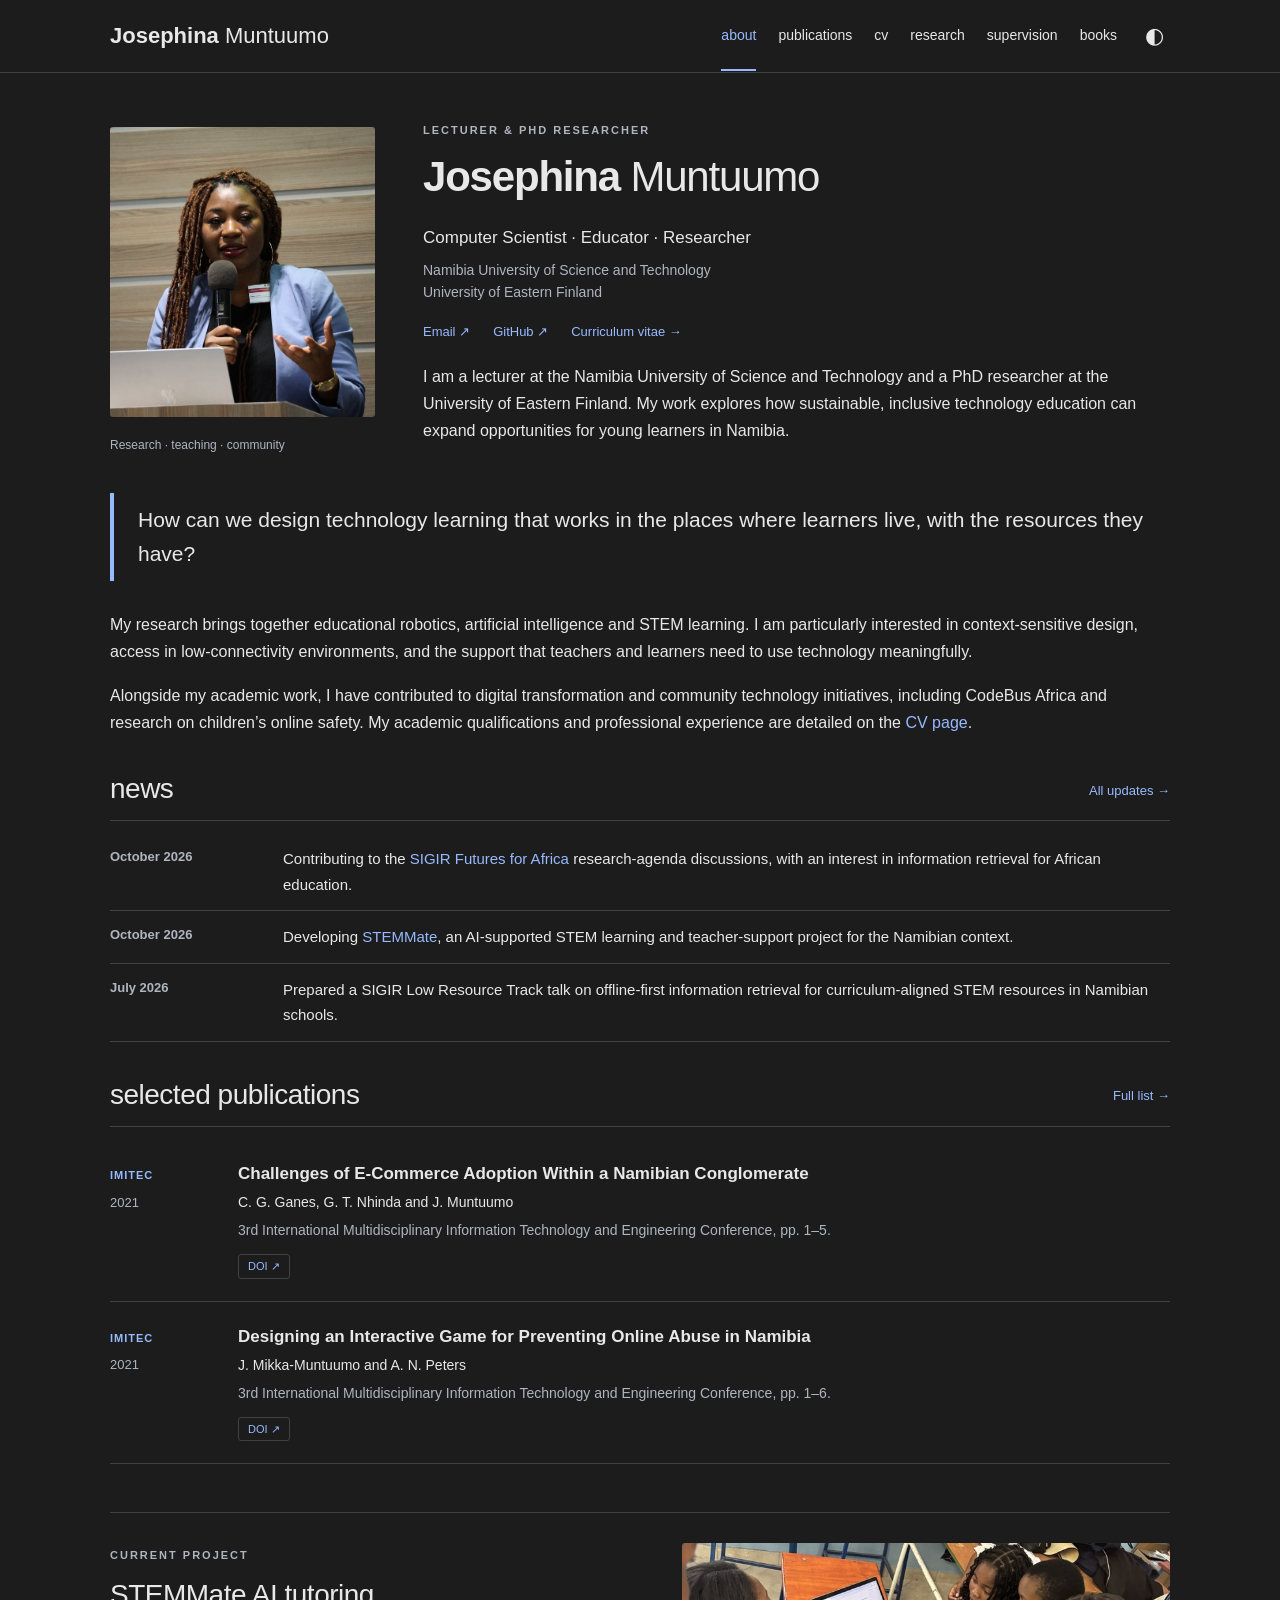
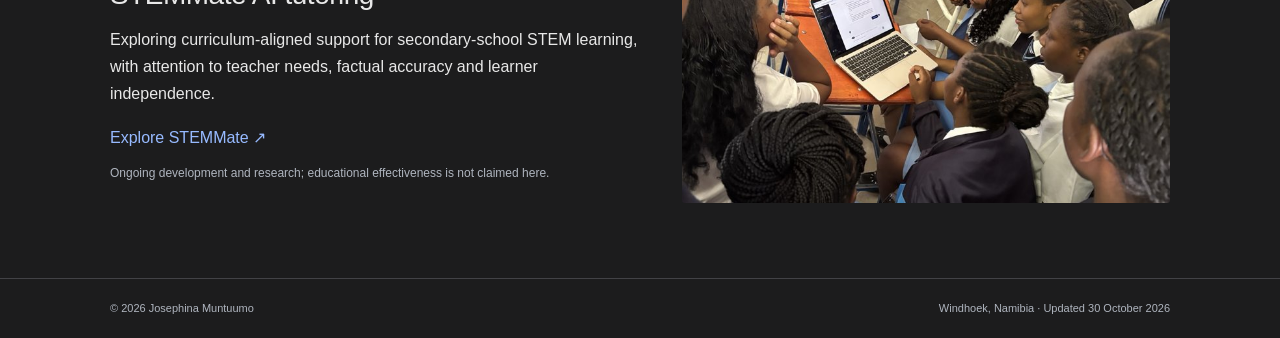
<file: index.html>
<!doctype html><html lang="en"><head><meta charset="utf-8"><meta name="viewport" content="width=device-width,initial-scale=1"><meta name="description" content="Josephina Muntuumo: academic profile, research, publications and teaching in Namibia."><title>About · Josephina Muntuumo</title><link rel="icon" href="assets/favicon.svg" type="image/svg+xml"><link rel="stylesheet" href="assets/style.css"><script defer src="assets/site.js"></script></head><body><a class="skip" href="#main">Skip to content</a><header><nav class="wrap" aria-label="Main navigation"><a class="brand" href="index.html"><strong>Josephina</strong> Muntuumo</a><button class="menu" aria-label="Open navigation" aria-expanded="false">☰</button><div class="navlinks"><a href="index.html" aria-current="page">about</a><a href="publications.html" >publications</a><a href="cv.html" >cv</a><a href="research.html" >research</a><a href="supervision.html" >supervision</a><a href="books.html" >books</a><button class="theme" aria-label="Switch colour theme">◐</button></div></nav></header><main id="main" class="wrap"><section class="intro"><figure class="portrait"><img src="assets/josephina-speaking.jpg" alt="Josephina Muntuumo speaking at a lectern"><figcaption>Research · teaching · community</figcaption></figure><div><p class="eyebrow">Lecturer & PhD researcher</p><h1><strong>Josephina</strong> Muntuumo</h1><p class="roles">Computer Scientist · Educator · Researcher</p><p class="affiliation">Namibia University of Science and Technology<br>University of Eastern Finland</p><div class="contact"><a href="mailto:jmuntuumo@gmail.com">Email ↗</a><a href="https://github.com/JosseyMikka">GitHub ↗</a><a href="cv.html">Curriculum vitae →</a></div><p>I am a lecturer at the Namibia University of Science and Technology and a PhD researcher at the University of Eastern Finland. My work explores how sustainable, inclusive technology education can expand opportunities for young learners in Namibia.</p></div></section><blockquote>How can we design technology learning that works in the places where learners live, with the resources they have?</blockquote><p>My research brings together educational robotics, artificial intelligence and STEM learning. I am particularly interested in context-sensitive design, access in low-connectivity environments, and the support that teachers and learners need to use technology meaningfully.</p><p>Alongside my academic work, I have contributed to digital transformation and community technology initiatives, including CodeBus Africa and research on children’s online safety. My academic qualifications and professional experience are detailed on the <a href="cv.html">CV page</a>.</p><section><div class="section-title"><h2>news</h2><a href="news.html">All updates →</a></div><div class="news"><article><time>October 2026</time><p>Contributing to the <a href="research.html#ir">SIGIR Futures for Africa</a> research-agenda discussions, with an interest in information retrieval for African education.</p></article><article><time>October 2026</time><p>Developing <a href="research.html#stemmate">STEMMate</a>, an AI-supported STEM learning and teacher-support project for the Namibian context.</p></article><article><time>July 2026</time><p>Prepared a SIGIR Low Resource Track talk on offline-first information retrieval for curriculum-aligned STEM resources in Namibian schools.</p></article></div></section><section><div class="section-title"><h2>selected publications</h2><a href="publications.html">Full list →</a></div><article class="publication"><div class="venue">IMITEC<small>2021</small></div><div><h3>Challenges of E-Commerce Adoption Within a Namibian Conglomerate</h3><p>C. G. Ganes, G. T. Nhinda and J. Muntuumo</p><p class="muted">3rd International Multidisciplinary Information Technology and Engineering Conference, pp. 1–5.</p><a class="button small" href="https://doi.org/10.1109/IMITEC52926.2021.9714601">DOI ↗</a></div></article><article class="publication"><div class="venue">IMITEC<small>2021</small></div><div><h3>Designing an Interactive Game for Preventing Online Abuse in Namibia</h3><p>J. Mikka-Muntuumo and A. N. Peters</p><p class="muted">3rd International Multidisciplinary Information Technology and Engineering Conference, pp. 1–6.</p><a class="button small" href="https://doi.org/10.1109/IMITEC52926.2021.9714592">DOI ↗</a></div></article></section><section class="feature"><div><p class="eyebrow">Current project</p><h2>STEMMate AI tutoring</h2><p>Exploring curriculum-aligned support for secondary-school STEM learning, with attention to teacher needs, factual accuracy and learner independence.</p><a href="https://chat-bot-git-main-chilwaloowen130-4478s-projects.vercel.app/">Explore STEMMate ↗</a><p class="muted smalltext">Ongoing development and research; educational effectiveness is not claimed here.</p></div><img src="assets/learning-workshop.jpg" alt="Learners and facilitators gathered around laptops during a learning activity" loading="lazy"></section></main><footer><div class="wrap"><span>© 2026 Josephina Muntuumo</span><span>Windhoek, Namibia · Updated 30 October 2026</span></div></footer></body></html>
</file>
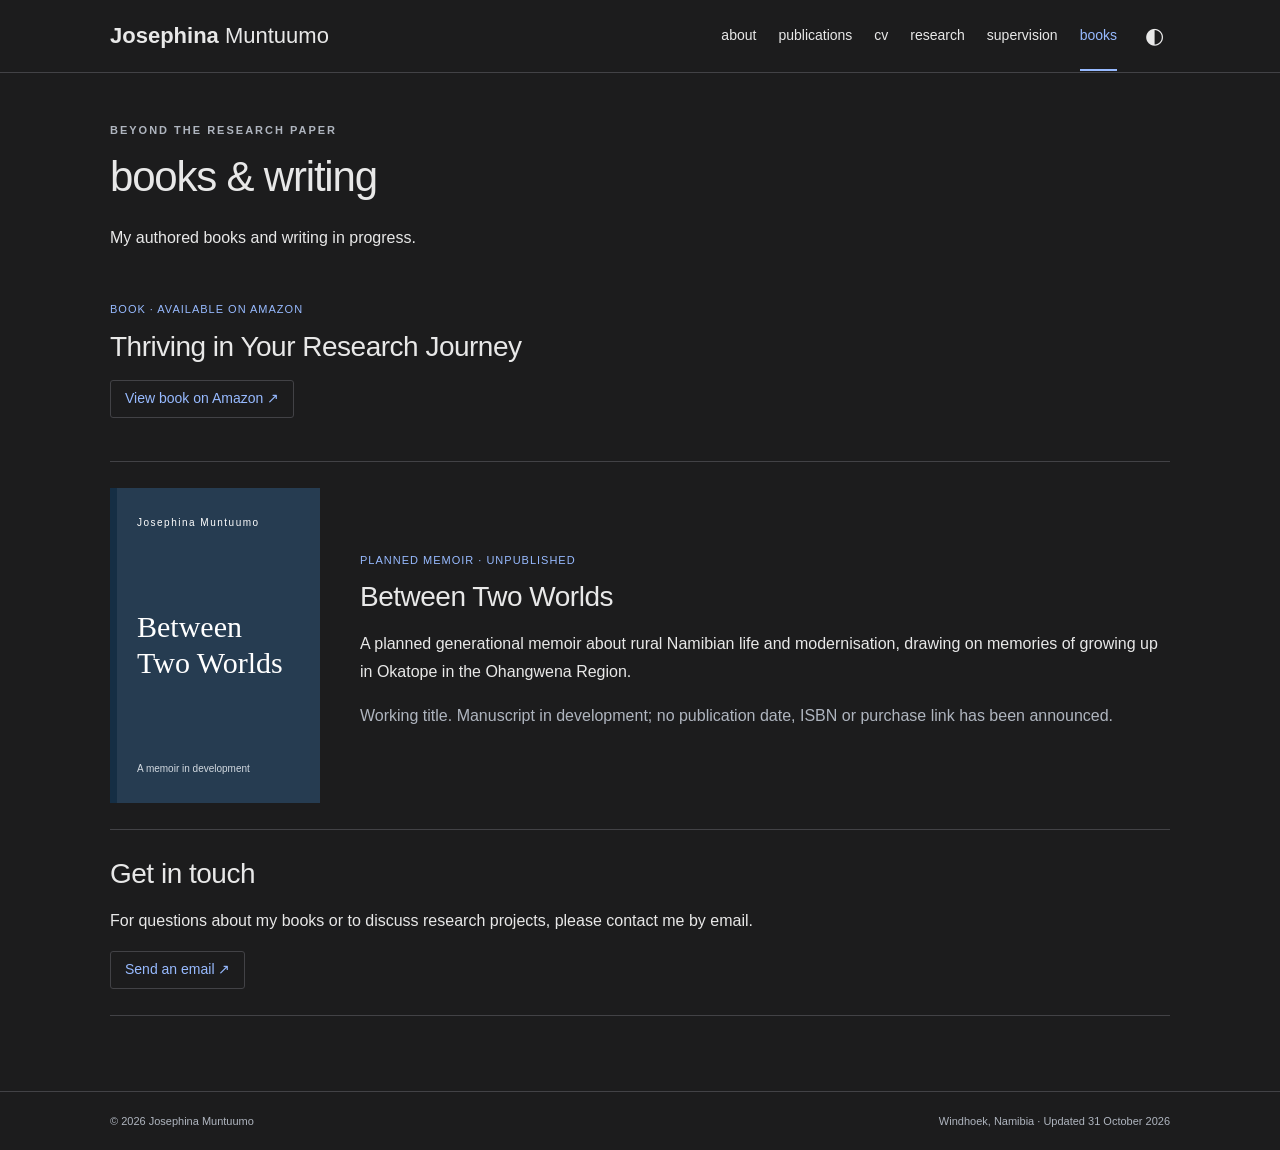
<file: books.html>
<!doctype html>
<html lang="en">
<head>
  <meta charset="utf-8">
  <meta name="viewport" content="width=device-width, initial-scale=1">
  <meta name="description" content="Books and writing by Josephina Muntuumo.">

  <title>Books &amp; writing · Josephina Muntuumo</title>

  <link rel="icon" href="assets/favicon.svg" type="image/svg+xml">
  <link rel="stylesheet" href="assets/style.css">
  <script defer src="assets/site.js"></script>
</head>

<body>
  <a class="skip" href="#main">Skip to content</a>

  <header>
    <nav class="wrap" aria-label="Main navigation">
      <a class="brand" href="index.html">
        <strong>Josephina</strong> Muntuumo
      </a>

      <button
        class="menu"
        aria-label="Open navigation"
        aria-expanded="false"
      >☰</button>

      <div class="navlinks">
        <a href="index.html">about</a>
        <a href="publications.html">publications</a>
        <a href="cv.html">cv</a>
        <a href="research.html">research</a>
        <a href="supervision.html">supervision</a>
        <a href="books.html" aria-current="page">books</a>

        <button class="theme" aria-label="Switch colour theme">◐</button>
      </div>
    </nav>
  </header>

  <main id="main" class="wrap">
    <p class="eyebrow">Beyond the research paper</p>
    <h1>books &amp; writing</h1>
    <p>My authored books and writing in progress.</p>

    <article class="entry">
      <span class="status">Book · available on Amazon</span>
      <h2>Thriving in Your Research Journey</h2>

      <p>
        <a
          class="button"
          href="https://www.amazon.in/Thriving-Your-Research-Journey-Practical-ebook/dp/B0FZW47RBJ"
        >View book on Amazon ↗</a>
      </p>
    </article>

    <article class="entry book">
      <div class="book-cover" aria-hidden="true">
        <span>Josephina Muntuumo</span>
        <strong>Between<br>Two Worlds</strong>
        <small>A memoir in development</small>
      </div>

      <div>
        <span class="status">Planned memoir · unpublished</span>
        <h2>Between Two Worlds</h2>

        <p>
          A planned generational memoir about rural Namibian life and
          modernisation, drawing on memories of growing up in Okatope
          in the Ohangwena Region.
        </p>

        <p class="muted">
          Working title. Manuscript in development; no publication date,
          ISBN or purchase link has been announced.
        </p>
      </div>
    </article>

    <section class="entry">
      <h2>Get in touch</h2>
      <p>
        For questions about my books or to discuss research projects,
        please contact me by email.
      </p>

      <a
        class="button"
        href="mailto:jmuntuumo@gmail.com?subject=Books%20and%20research%20enquiry"
      >Send an email ↗</a>
    </section>
  </main>

  <footer>
    <div class="wrap">
      <span>© 2026 Josephina Muntuumo</span>
      <span>Windhoek, Namibia · Updated 31 October 2026</span>
    </div>
  </footer>
</body>
</html>
</file>
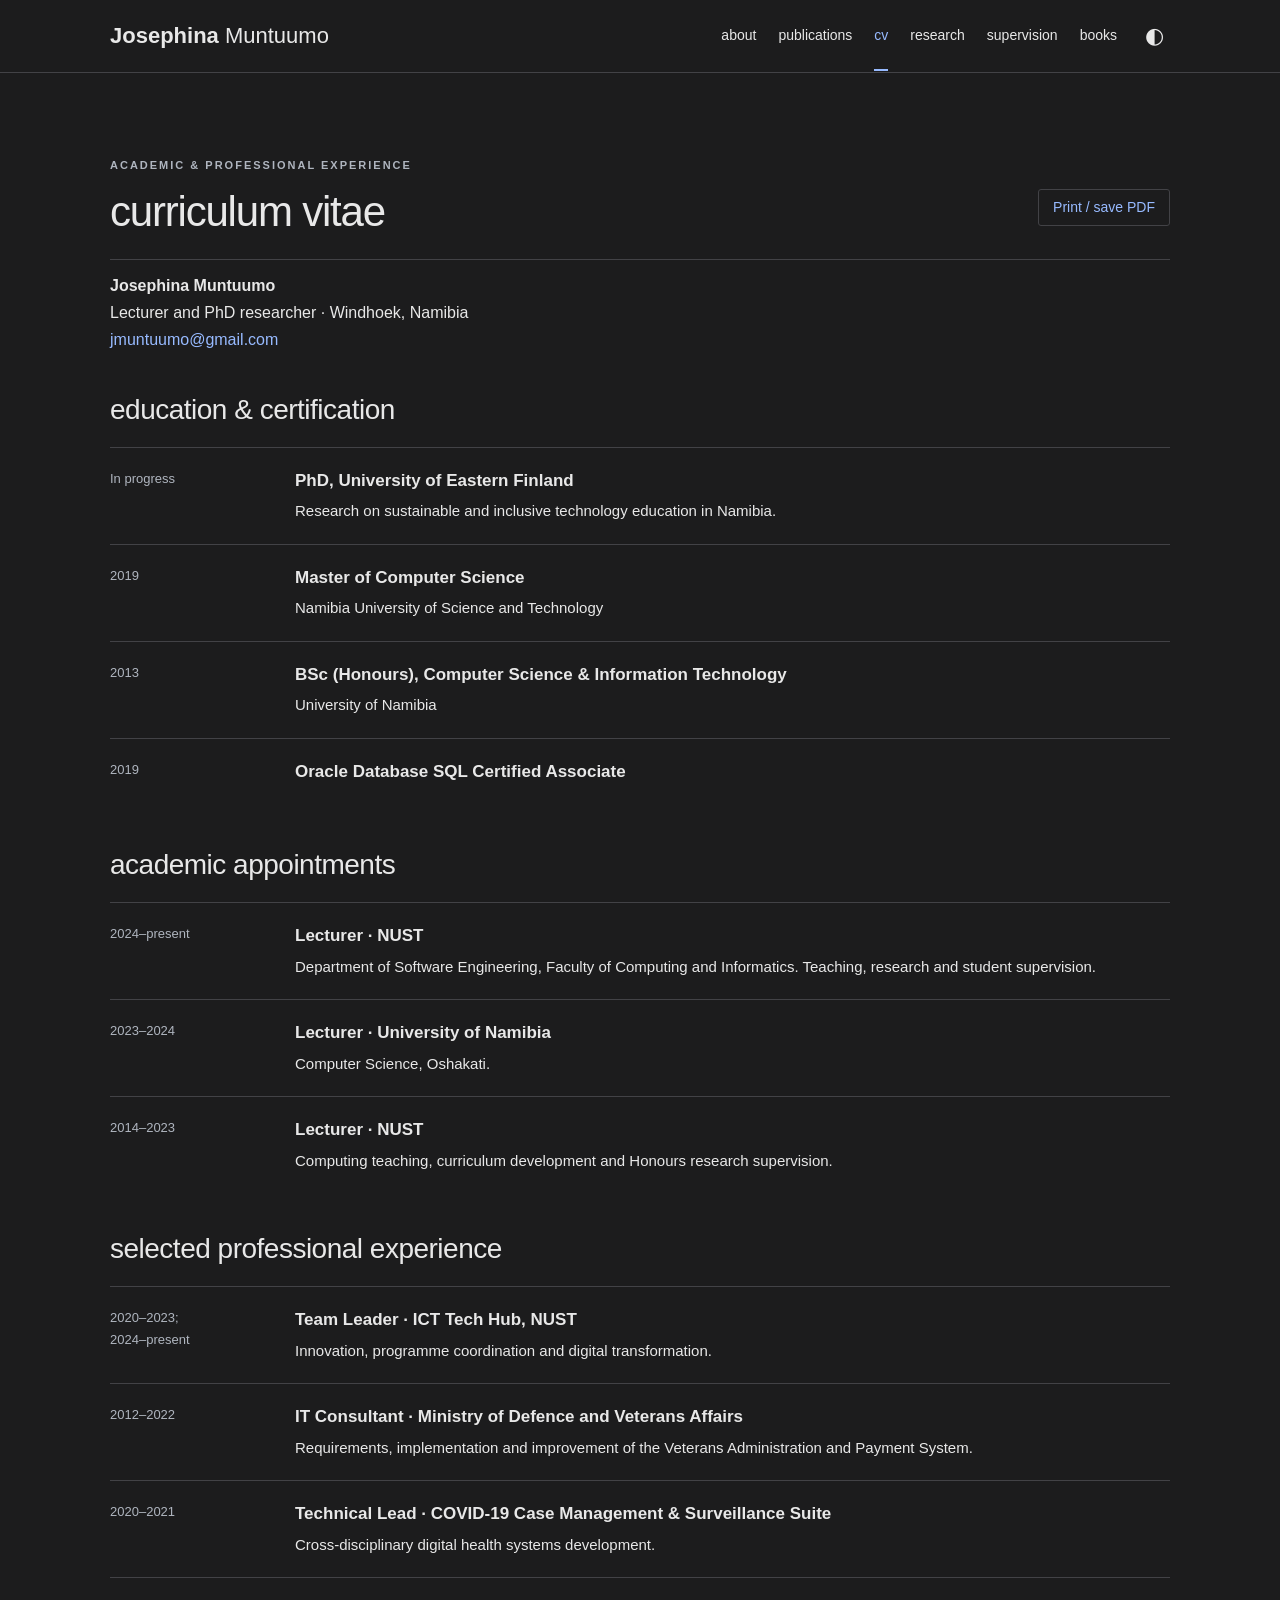
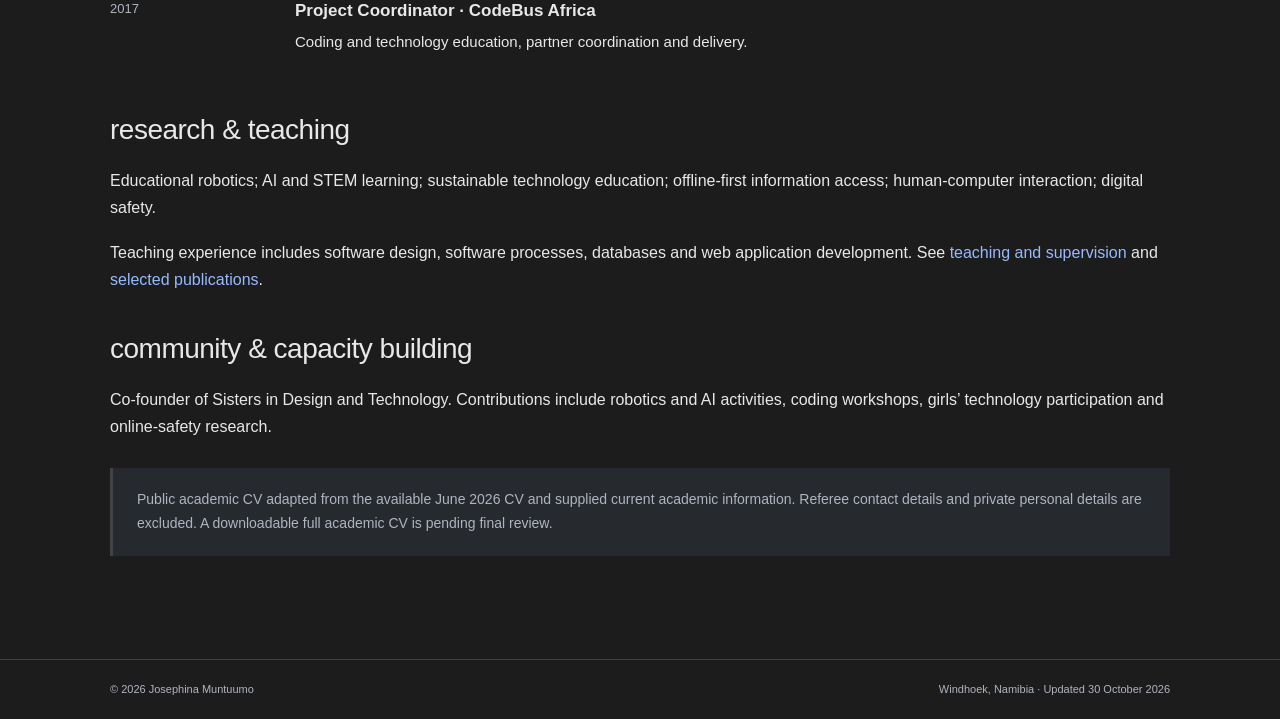
<file: cv.html>
<!doctype html><html lang="en"><head><meta charset="utf-8"><meta name="viewport" content="width=device-width,initial-scale=1"><meta name="description" content="Josephina Muntuumo: academic profile, research, publications and teaching in Namibia."><title>Curriculum vitae · Josephina Muntuumo</title><link rel="icon" href="assets/favicon.svg" type="image/svg+xml"><link rel="stylesheet" href="assets/style.css"><script defer src="assets/site.js"></script></head><body><a class="skip" href="#main">Skip to content</a><header><nav class="wrap" aria-label="Main navigation"><a class="brand" href="index.html"><strong>Josephina</strong> Muntuumo</a><button class="menu" aria-label="Open navigation" aria-expanded="false">☰</button><div class="navlinks"><a href="index.html" >about</a><a href="publications.html" >publications</a><a href="cv.html" aria-current="page">cv</a><a href="research.html" >research</a><a href="supervision.html" >supervision</a><a href="books.html" >books</a><button class="theme" aria-label="Switch colour theme">◐</button></div></nav></header><main id="main" class="wrap"><div class="section-title"><div><p class="eyebrow">Academic & professional experience</p><h1>curriculum vitae</h1></div><button class="button" onclick="window.print()">Print / save PDF</button></div><p><strong>Josephina Muntuumo</strong><br>Lecturer and PhD researcher · Windhoek, Namibia<br><a href="mailto:jmuntuumo@gmail.com">jmuntuumo@gmail.com</a></p><h2>education & certification</h2><div class="timeline"><article><span>In progress</span><div><h3>PhD, University of Eastern Finland</h3><p>Research on sustainable and inclusive technology education in Namibia.</p></div></article><article><span>2019</span><div><h3>Master of Computer Science</h3><p>Namibia University of Science and Technology</p></div></article><article><span>2013</span><div><h3>BSc (Honours), Computer Science & Information Technology</h3><p>University of Namibia</p></div></article><article><span>2019</span><div><h3>Oracle Database SQL Certified Associate</h3></div></article></div><h2>academic appointments</h2><div class="timeline"><article><span>2024–present</span><div><h3>Lecturer · NUST</h3><p>Department of Software Engineering, Faculty of Computing and Informatics. Teaching, research and student supervision.</p></div></article><article><span>2023–2024</span><div><h3>Lecturer · University of Namibia</h3><p>Computer Science, Oshakati.</p></div></article><article><span>2014–2023</span><div><h3>Lecturer · NUST</h3><p>Computing teaching, curriculum development and Honours research supervision.</p></div></article></div><h2>selected professional experience</h2><div class="timeline"><article><span>2020–2023;<br>2024–present</span><div><h3>Team Leader · ICT Tech Hub, NUST</h3><p>Innovation, programme coordination and digital transformation.</p></div></article><article><span>2012–2022</span><div><h3>IT Consultant · Ministry of Defence and Veterans Affairs</h3><p>Requirements, implementation and improvement of the Veterans Administration and Payment System.</p></div></article><article><span>2020–2021</span><div><h3>Technical Lead · COVID-19 Case Management & Surveillance Suite</h3><p>Cross-disciplinary digital health systems development.</p></div></article><article><span>2017</span><div><h3>Project Coordinator · CodeBus Africa</h3><p>Coding and technology education, partner coordination and delivery.</p></div></article></div><h2>research & teaching</h2><p>Educational robotics; AI and STEM learning; sustainable technology education; offline-first information access; human-computer interaction; digital safety.</p><p>Teaching experience includes software design, software processes, databases and web application development. See <a href="supervision.html">teaching and supervision</a> and <a href="publications.html">selected publications</a>.</p><h2>community & capacity building</h2><p>Co-founder of Sisters in Design and Technology. Contributions include robotics and AI activities, coding workshops, girls’ technology participation and online-safety research.</p><p class="note">Public academic CV adapted from the available June 2026 CV and supplied current academic information. Referee contact details and private personal details are excluded. A downloadable full academic CV is pending final review.</p></main><footer><div class="wrap"><span>© 2026 Josephina Muntuumo</span><span>Windhoek, Namibia · Updated 30 October 2026</span></div></footer></body></html>
</file>
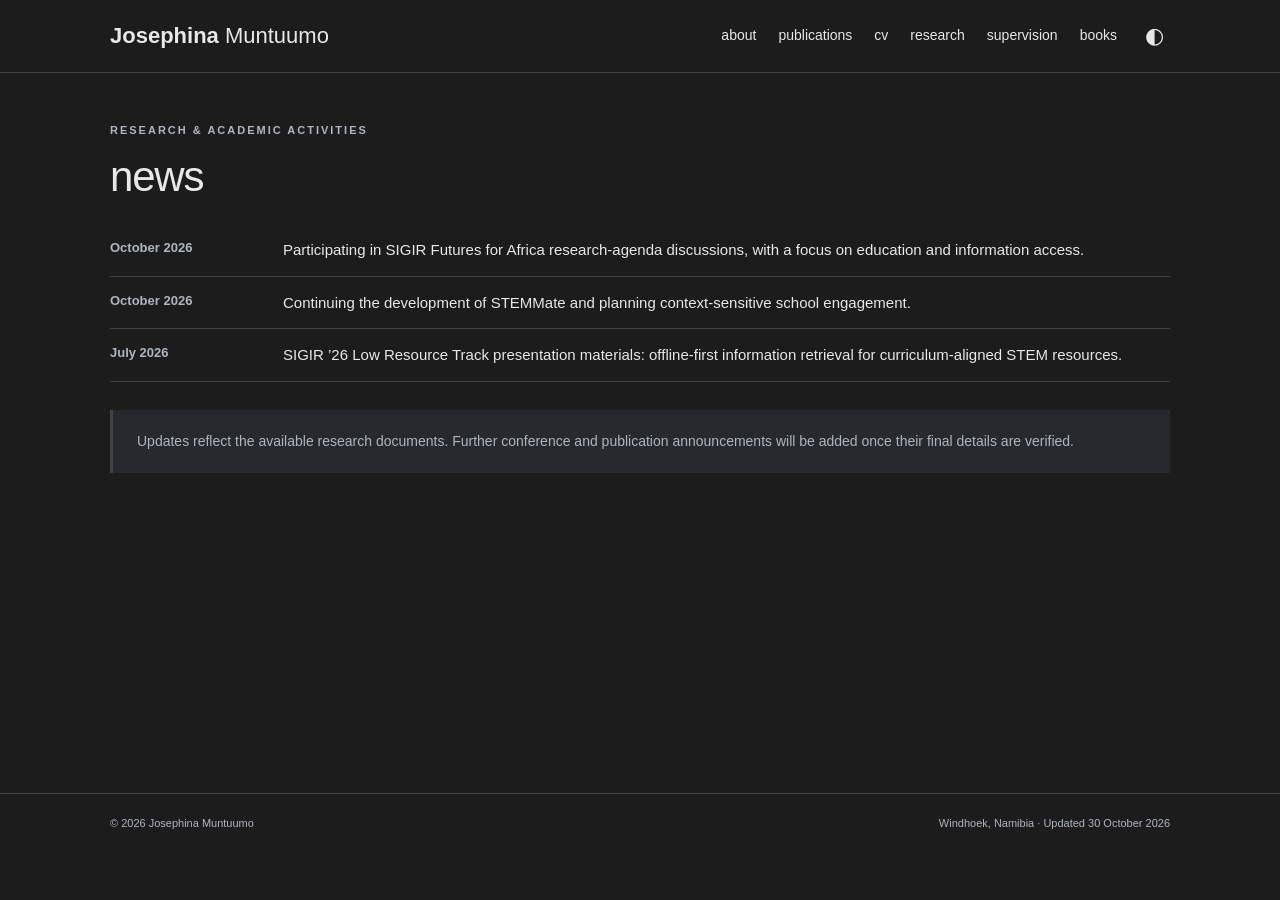
<file: news.html>
<!doctype html><html lang="en"><head><meta charset="utf-8"><meta name="viewport" content="width=device-width,initial-scale=1"><meta name="description" content="Josephina Muntuumo: academic profile, research, publications and teaching in Namibia."><title>News · Josephina Muntuumo</title><link rel="icon" href="assets/favicon.svg" type="image/svg+xml"><link rel="stylesheet" href="assets/style.css"><script defer src="assets/site.js"></script></head><body><a class="skip" href="#main">Skip to content</a><header><nav class="wrap" aria-label="Main navigation"><a class="brand" href="index.html"><strong>Josephina</strong> Muntuumo</a><button class="menu" aria-label="Open navigation" aria-expanded="false">☰</button><div class="navlinks"><a href="index.html" >about</a><a href="publications.html" >publications</a><a href="cv.html" >cv</a><a href="research.html" >research</a><a href="supervision.html" >supervision</a><a href="books.html" >books</a><button class="theme" aria-label="Switch colour theme">◐</button></div></nav></header><main id="main" class="wrap"><p class="eyebrow">Research & academic activities</p><h1>news</h1><div class="news"><article><time>October 2026</time><p>Participating in SIGIR Futures for Africa research-agenda discussions, with a focus on education and information access.</p></article><article><time>October 2026</time><p>Continuing the development of STEMMate and planning context-sensitive school engagement.</p></article><article><time>July 2026</time><p>SIGIR ’26 Low Resource Track presentation materials: offline-first information retrieval for curriculum-aligned STEM resources.</p></article></div><p class="note">Updates reflect the available research documents. Further conference and publication announcements will be added once their final details are verified.</p></main><footer><div class="wrap"><span>© 2026 Josephina Muntuumo</span><span>Windhoek, Namibia · Updated 30 October 2026</span></div></footer></body></html>
</file>
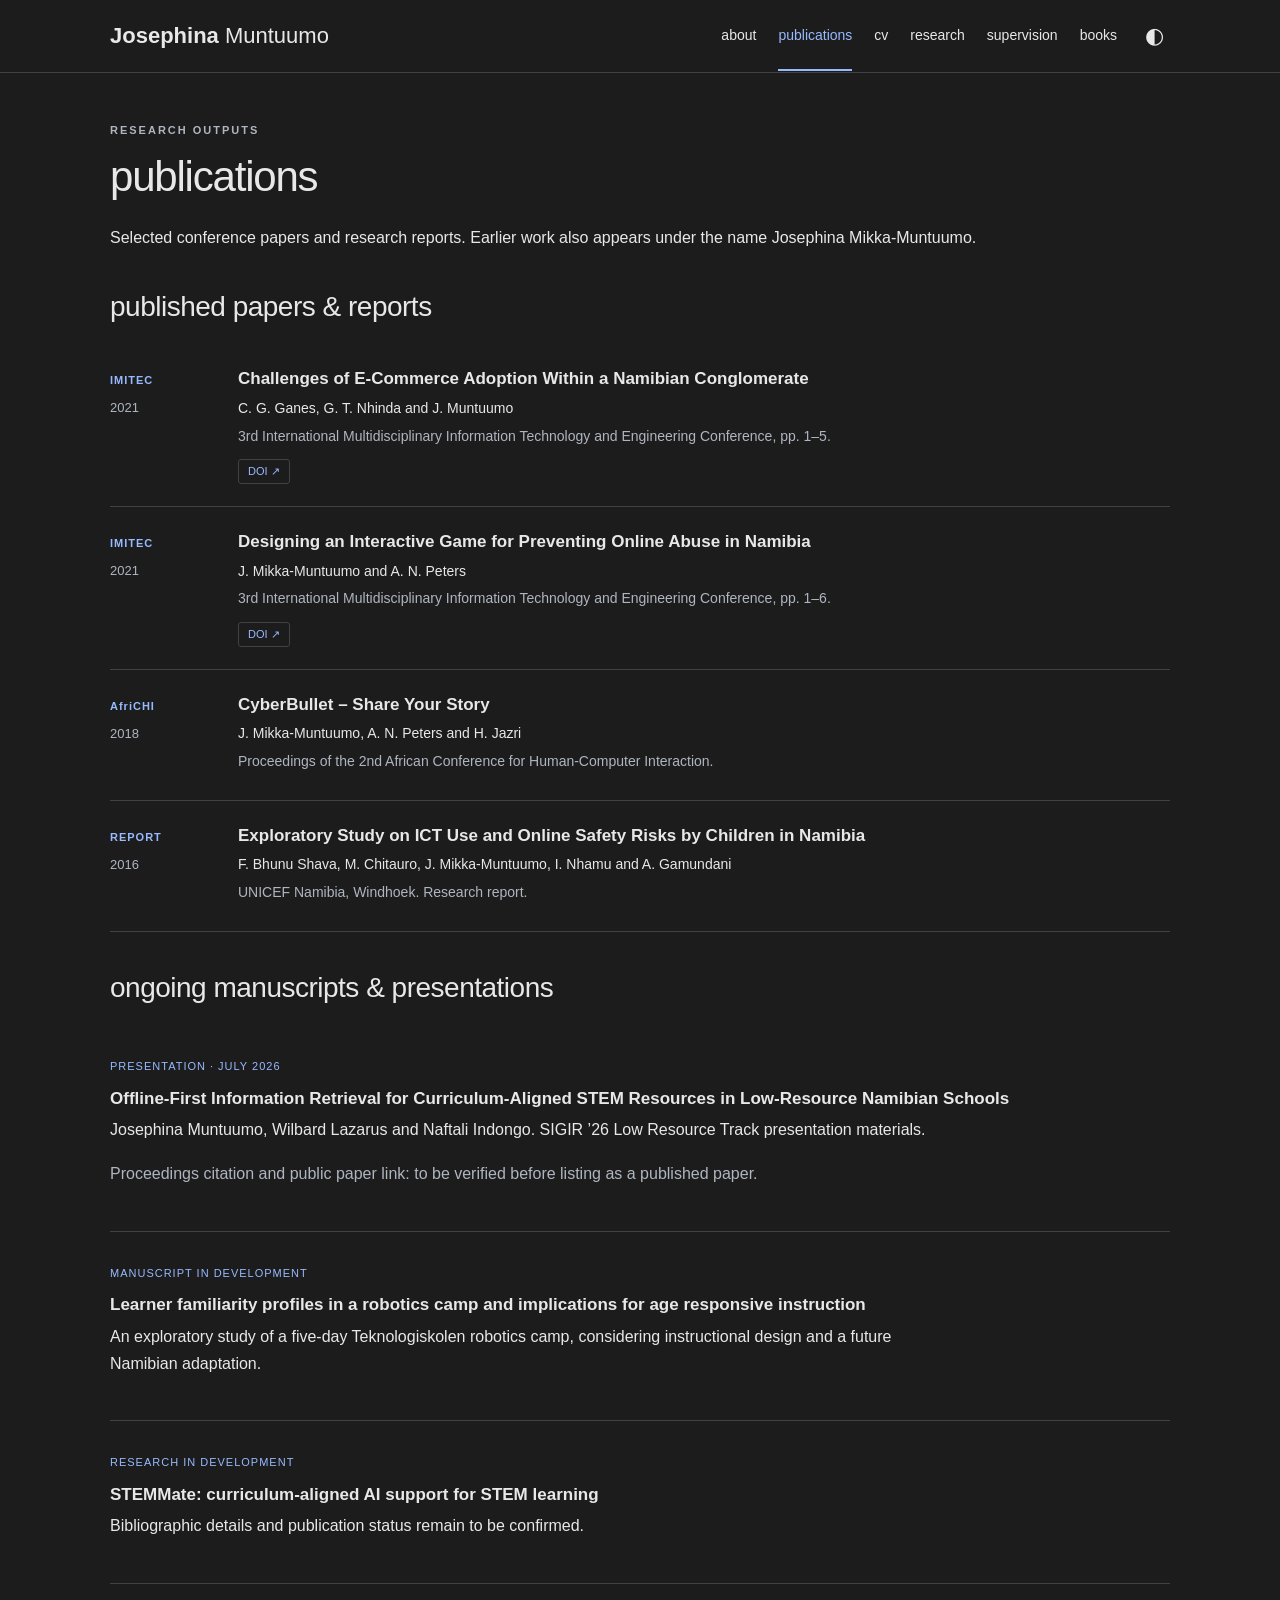
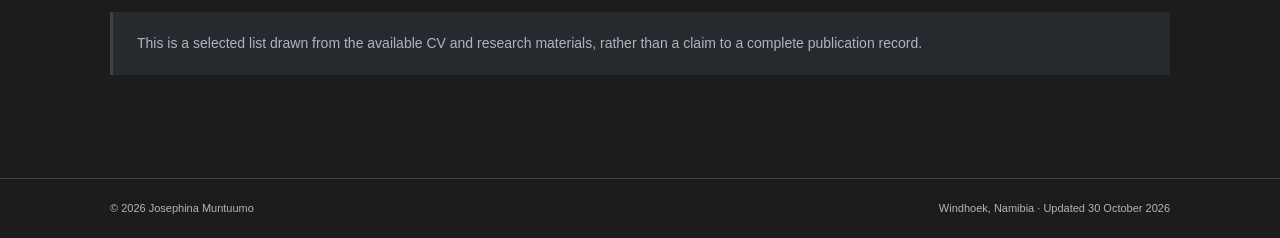
<file: publications.html>
<!doctype html><html lang="en"><head><meta charset="utf-8"><meta name="viewport" content="width=device-width,initial-scale=1"><meta name="description" content="Josephina Muntuumo: academic profile, research, publications and teaching in Namibia."><title>Publications · Josephina Muntuumo</title><link rel="icon" href="assets/favicon.svg" type="image/svg+xml"><link rel="stylesheet" href="assets/style.css"><script defer src="assets/site.js"></script></head><body><a class="skip" href="#main">Skip to content</a><header><nav class="wrap" aria-label="Main navigation"><a class="brand" href="index.html"><strong>Josephina</strong> Muntuumo</a><button class="menu" aria-label="Open navigation" aria-expanded="false">☰</button><div class="navlinks"><a href="index.html" >about</a><a href="publications.html" aria-current="page">publications</a><a href="cv.html" >cv</a><a href="research.html" >research</a><a href="supervision.html" >supervision</a><a href="books.html" >books</a><button class="theme" aria-label="Switch colour theme">◐</button></div></nav></header><main id="main" class="wrap"><p class="eyebrow">Research outputs</p><h1>publications</h1><p>Selected conference papers and research reports. Earlier work also appears under the name Josephina Mikka-Muntuumo.</p><h2>published papers & reports</h2><article class="publication"><div class="venue">IMITEC<small>2021</small></div><div><h3>Challenges of E-Commerce Adoption Within a Namibian Conglomerate</h3><p>C. G. Ganes, G. T. Nhinda and J. Muntuumo</p><p class="muted">3rd International Multidisciplinary Information Technology and Engineering Conference, pp. 1–5.</p><a class="button small" href="https://doi.org/10.1109/IMITEC52926.2021.9714601">DOI ↗</a></div></article><article class="publication"><div class="venue">IMITEC<small>2021</small></div><div><h3>Designing an Interactive Game for Preventing Online Abuse in Namibia</h3><p>J. Mikka-Muntuumo and A. N. Peters</p><p class="muted">3rd International Multidisciplinary Information Technology and Engineering Conference, pp. 1–6.</p><a class="button small" href="https://doi.org/10.1109/IMITEC52926.2021.9714592">DOI ↗</a></div></article><article class="publication"><div class="venue">AfriCHI<small>2018</small></div><div><h3>CyberBullet – Share Your Story</h3><p>J. Mikka-Muntuumo, A. N. Peters and H. Jazri</p><p class="muted">Proceedings of the 2nd African Conference for Human-Computer Interaction.</p></div></article><article class="publication"><div class="venue">REPORT<small>2016</small></div><div><h3>Exploratory Study on ICT Use and Online Safety Risks by Children in Namibia</h3><p>F. Bhunu Shava, M. Chitauro, J. Mikka-Muntuumo, I. Nhamu and A. Gamundani</p><p class="muted">UNICEF Namibia, Windhoek. Research report.</p></div></article><h2>ongoing manuscripts & presentations</h2><article class="entry"><span class="status">Presentation · July 2026</span><h3>Offline-First Information Retrieval for Curriculum-Aligned STEM Resources in Low-Resource Namibian Schools</h3><p>Josephina Muntuumo, Wilbard Lazarus and Naftali Indongo. SIGIR ’26 Low Resource Track presentation materials.</p><p class="muted">Proceedings citation and public paper link: to be verified before listing as a published paper.</p></article><article class="entry"><span class="status">Manuscript in development</span><h3>Learner familiarity profiles in a robotics camp and implications for age responsive instruction</h3><p>An exploratory study of a five-day Teknologiskolen robotics camp, considering instructional design and a future Namibian adaptation.</p></article><article class="entry"><span class="status">Research in development</span><h3>STEMMate: curriculum-aligned AI support for STEM learning</h3><p>Bibliographic details and publication status remain to be confirmed.</p></article><p class="note">This is a selected list drawn from the available CV and research materials, rather than a claim to a complete publication record.</p></main><footer><div class="wrap"><span>© 2026 Josephina Muntuumo</span><span>Windhoek, Namibia · Updated 30 October 2026</span></div></footer></body></html>
</file>
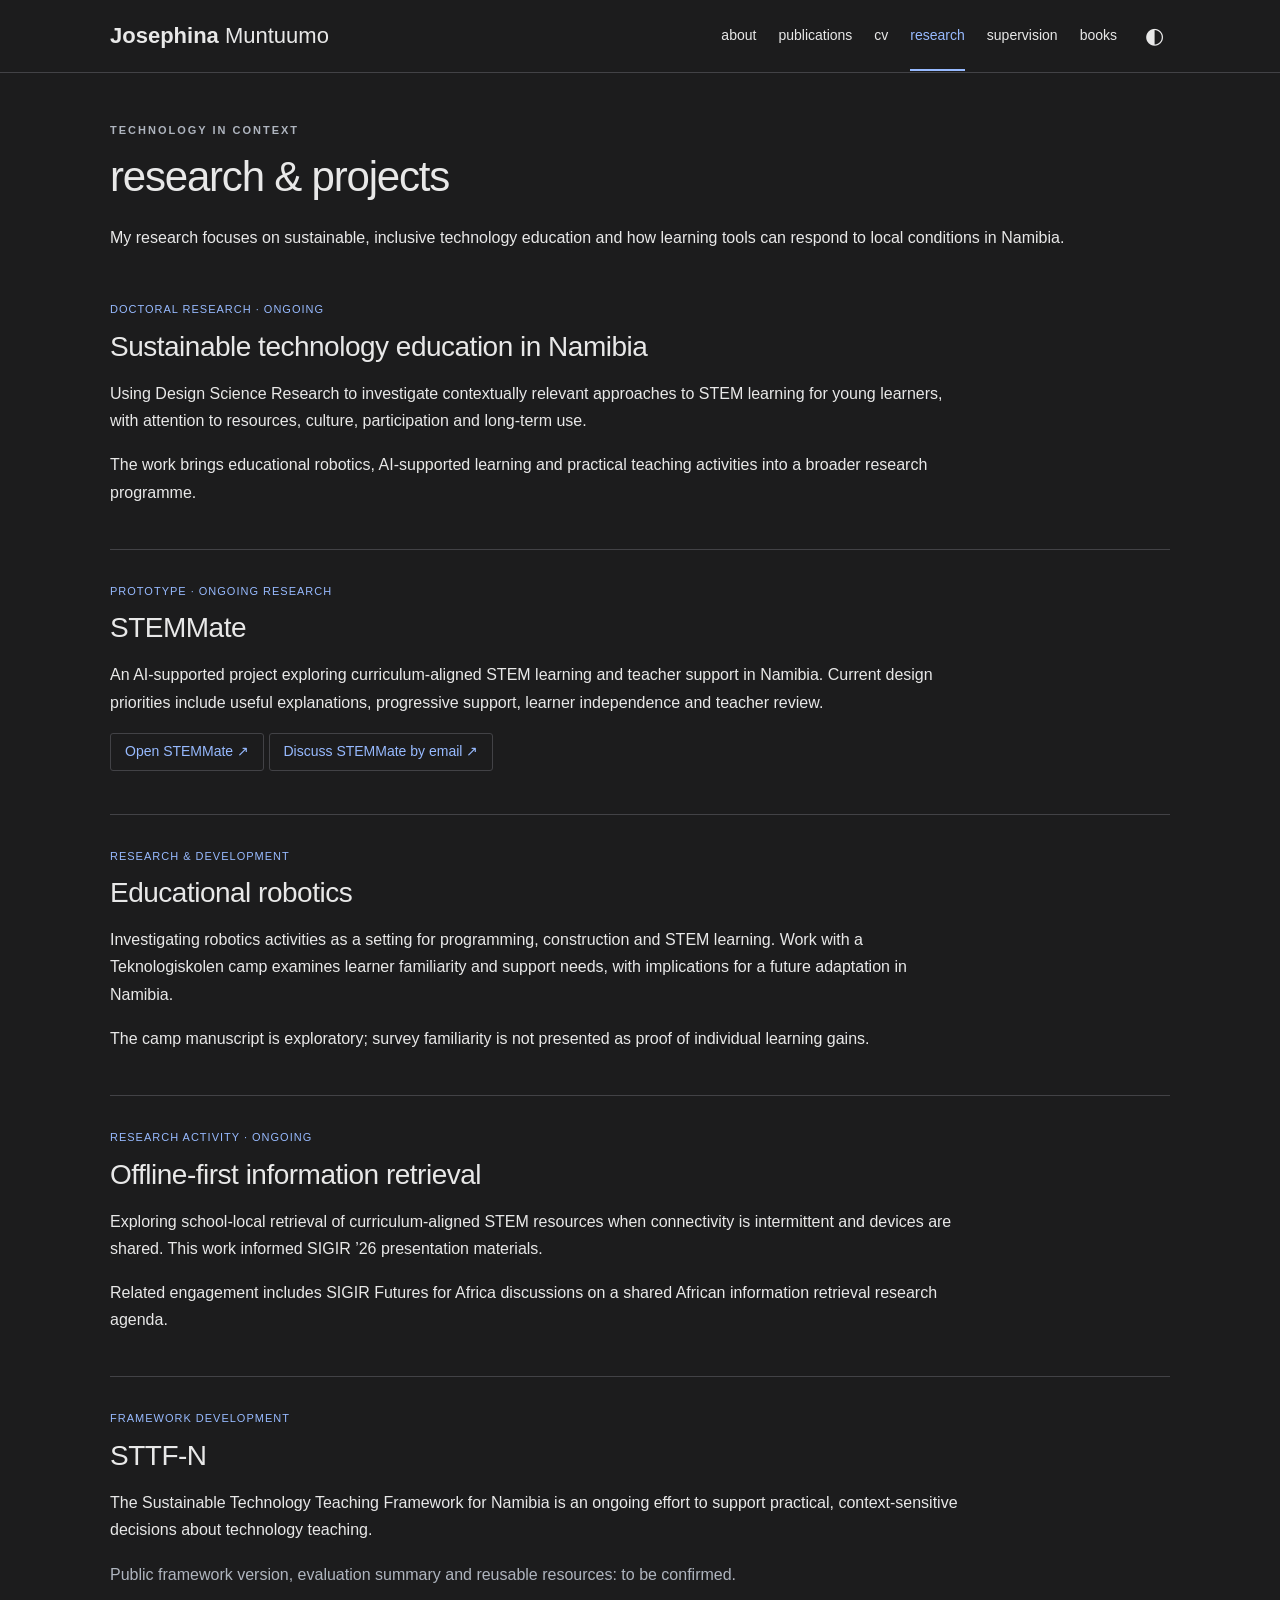
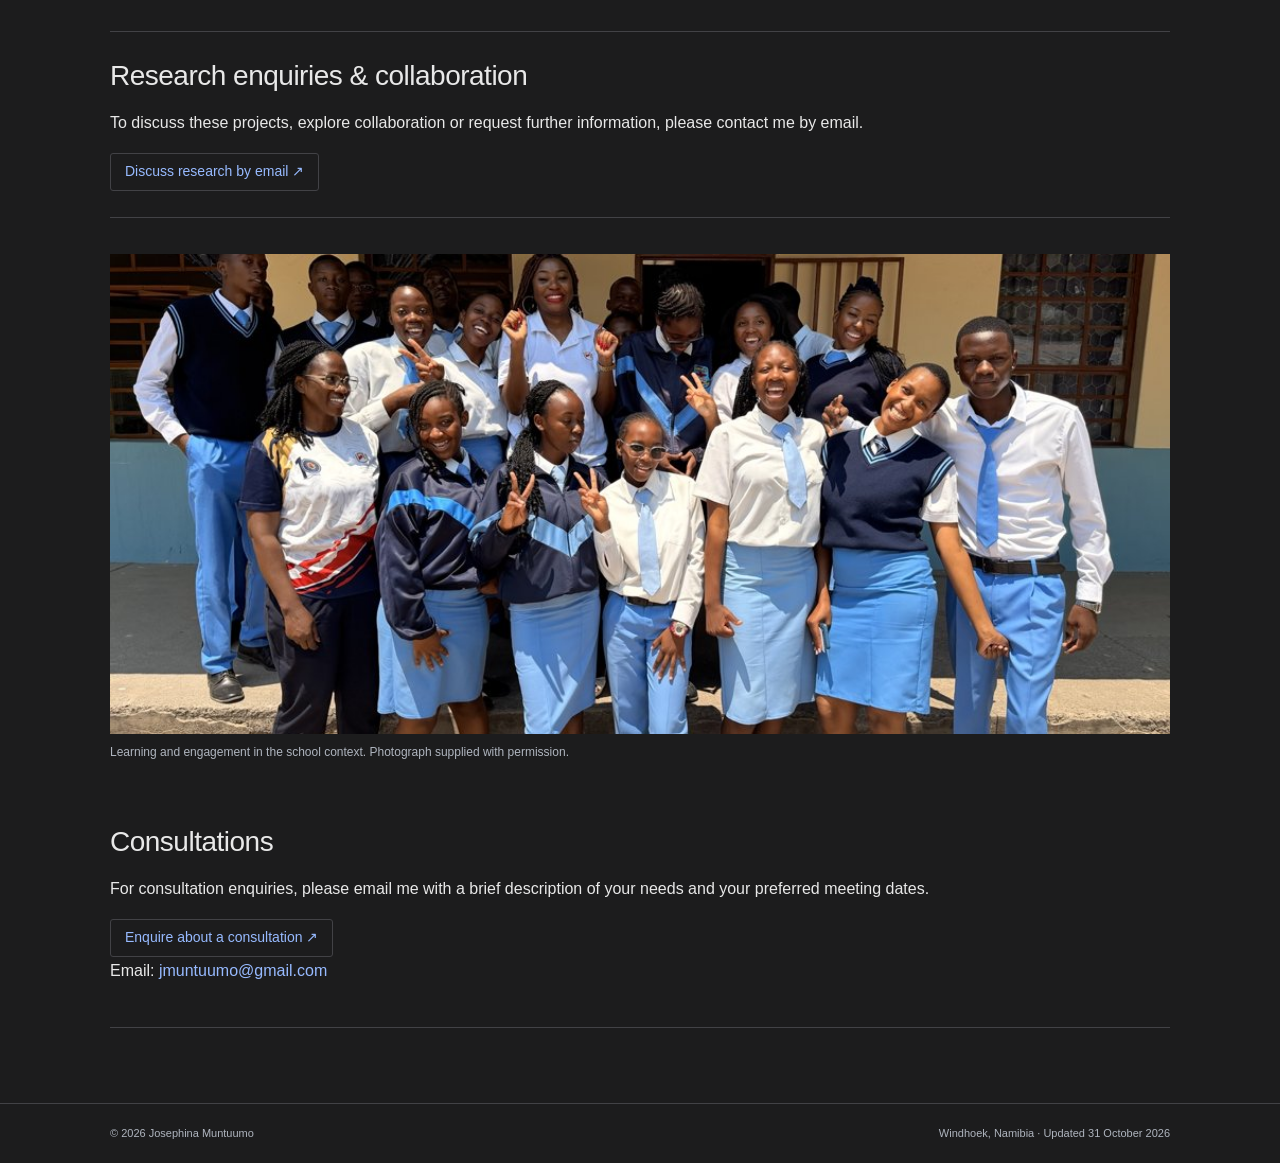
<file: research.html>
<!doctype html>
<html lang="en">
<head>
  <meta charset="utf-8">
  <meta name="viewport" content="width=device-width, initial-scale=1">
  <meta
    name="description"
    content="Josephina Muntuumo's research in sustainable technology education, educational robotics and AI-supported STEM learning in Namibia."
  >

  <title>Research · Josephina Muntuumo</title>

  <link rel="icon" href="assets/favicon.svg" type="image/svg+xml">
  <link rel="stylesheet" href="assets/style.css">
  <script defer src="assets/site.js"></script>
</head>

<body>
  <a class="skip" href="#main">Skip to content</a>

  <header>
    <nav class="wrap" aria-label="Main navigation">
      <a class="brand" href="index.html">
        <strong>Josephina</strong> Muntuumo
      </a>

      <button
        class="menu"
        aria-label="Open navigation"
        aria-expanded="false"
      >☰</button>

      <div class="navlinks">
        <a href="index.html">about</a>
        <a href="publications.html">publications</a>
        <a href="cv.html">cv</a>
        <a href="research.html" aria-current="page">research</a>
        <a href="supervision.html">supervision</a>
        <a href="books.html">books</a>

        <button class="theme" aria-label="Switch colour theme">◐</button>
      </div>
    </nav>
  </header>

  <main id="main" class="wrap">
    <p class="eyebrow">Technology in context</p>
    <h1>research &amp; projects</h1>

    <p>
      My research focuses on sustainable, inclusive technology education
      and how learning tools can respond to local conditions in Namibia.
    </p>

    <article class="entry">
      <span class="status">Doctoral research · ongoing</span>
      <h2>Sustainable technology education in Namibia</h2>

      <p>
        Using Design Science Research to investigate contextually relevant
        approaches to STEM learning for young learners, with attention to
        resources, culture, participation and long-term use.
      </p>

      <p>
        The work brings educational robotics, AI-supported learning and
        practical teaching activities into a broader research programme.
      </p>
    </article>

    <article class="entry" id="stemmate">
      <span class="status">Prototype · ongoing research</span>
      <h2>STEMMate</h2>

      <p>
        An AI-supported project exploring curriculum-aligned STEM learning
        and teacher support in Namibia. Current design priorities include
        useful explanations, progressive support, learner independence
        and teacher review.
      </p>

      <p>
        <a
          class="button"
          href="https://chat-bot-git-main-chilwaloowen130-4478s-projects.vercel.app/"
        >Open STEMMate ↗</a>

        <a
          class="button"
          href="mailto:jmuntuumo@gmail.com?subject=STEMMate%20discussion"
        >Discuss STEMMate by email ↗</a>
      </p>
    </article>

    <article class="entry">
      <span class="status">Research &amp; development</span>
      <h2>Educational robotics</h2>

      <p>
        Investigating robotics activities as a setting for programming,
        construction and STEM learning. Work with a Teknologiskolen camp
        examines learner familiarity and support needs, with implications
        for a future adaptation in Namibia.
      </p>

      <p>
        The camp manuscript is exploratory; survey familiarity is not
        presented as proof of individual learning gains.
      </p>
    </article>

    <article class="entry" id="ir">
      <span class="status">Research activity · ongoing</span>
      <h2>Offline-first information retrieval</h2>

      <p>
        Exploring school-local retrieval of curriculum-aligned STEM
        resources when connectivity is intermittent and devices are
        shared. This work informed SIGIR ’26 presentation materials.
      </p>

      <p>
        Related engagement includes SIGIR Futures for Africa discussions
        on a shared African information retrieval research agenda.
      </p>
    </article>

    <article class="entry">
      <span class="status">Framework development</span>
      <h2>STTF-N</h2>

      <p>
        The Sustainable Technology Teaching Framework for Namibia is an
        ongoing effort to support practical, context-sensitive decisions
        about technology teaching.
      </p>

      <p class="muted">
        Public framework version, evaluation summary and reusable
        resources: to be confirmed.
      </p>
    </article>

    <section class="entry">
      <h2>Research enquiries &amp; collaboration</h2>

      <p>
        To discuss these projects, explore collaboration or request
        further information, please contact me by email.
      </p>

      <a
        class="button"
        href="mailto:jmuntuumo@gmail.com?subject=Research%20discussion%20and%20collaboration"
      >Discuss research by email ↗</a>
    </section>

    <figure class="wide-photo">
      <img
        src="assets/school-visit.jpg"
        alt="Josephina with learners during a school visit"
        loading="lazy"
      >
      <figcaption>
        Learning and engagement in the school context.
        Photograph supplied with permission.
      </figcaption>
      </figure>
        <section class="entry" id="consultations">
      <h2>Consultations</h2>
      <p>
        For consultation enquiries, please email me with a brief
        description of your needs and your preferred meeting dates.
      </p>
      <a
        class="button"
        href="mailto:jmuntuumo@gmail.com?subject=Consultation%20enquiry"
      >Enquire about a consultation ↗</a>
      <p>
        Email:
        <a href="mailto:jmuntuumo@gmail.com">jmuntuumo@gmail.com</a>
      </p>
    </section>
  </main>

  <footer>
    <div class="wrap">
      <span>© 2026 Josephina Muntuumo</span>
      <span>Windhoek, Namibia · Updated 31 October 2026</span>
    </div>
  </footer>
</body>
</html>
</file>
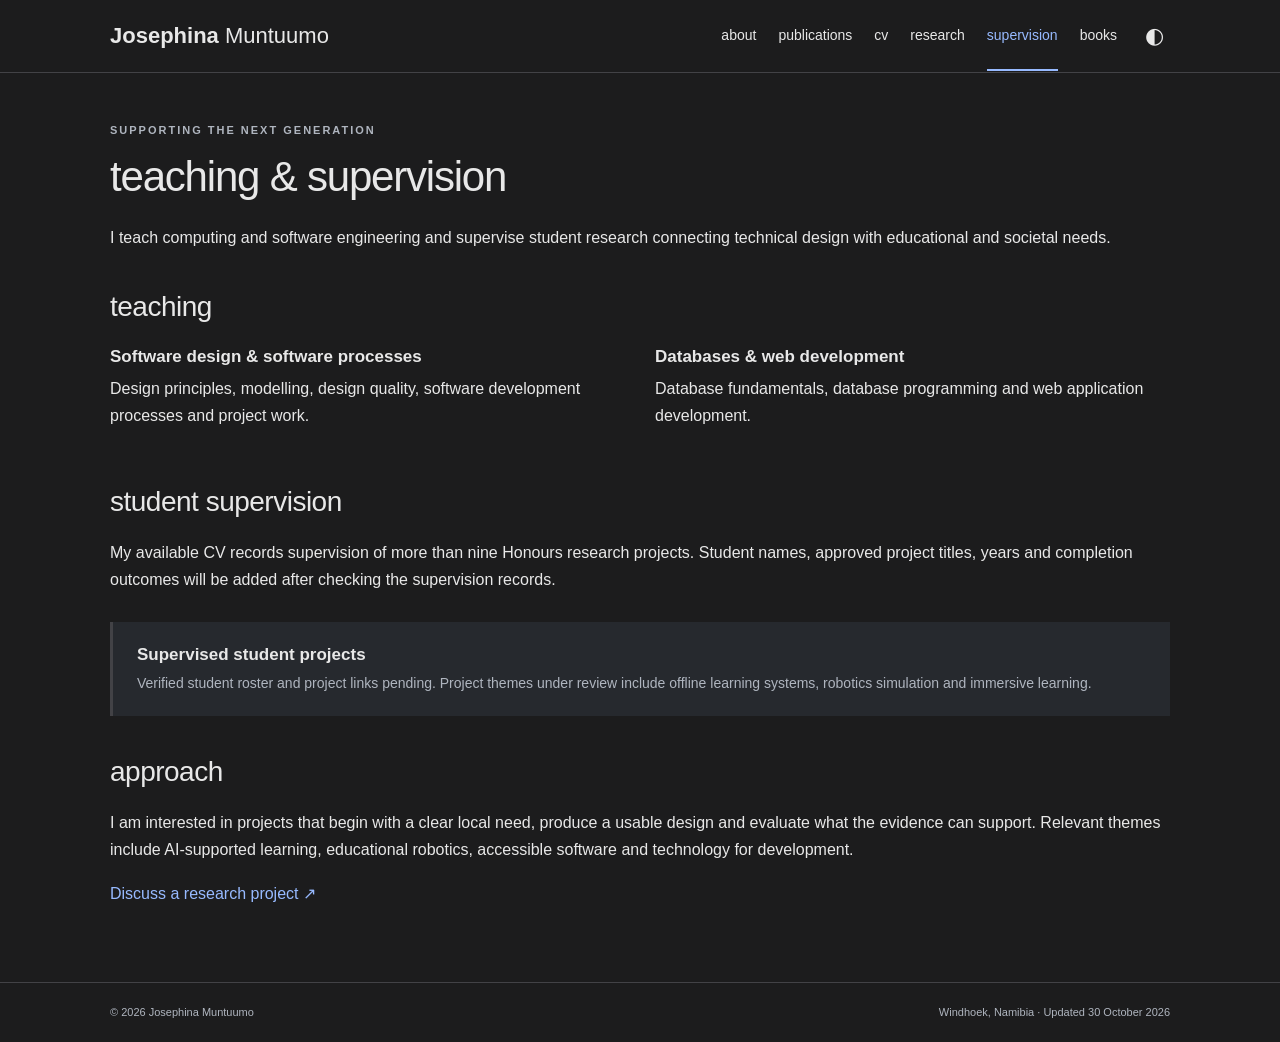
<file: supervision.html>
<!doctype html><html lang="en"><head><meta charset="utf-8"><meta name="viewport" content="width=device-width,initial-scale=1"><meta name="description" content="Josephina Muntuumo: academic profile, research, publications and teaching in Namibia."><title>Teaching & supervision · Josephina Muntuumo</title><link rel="icon" href="assets/favicon.svg" type="image/svg+xml"><link rel="stylesheet" href="assets/style.css"><script defer src="assets/site.js"></script></head><body><a class="skip" href="#main">Skip to content</a><header><nav class="wrap" aria-label="Main navigation"><a class="brand" href="index.html"><strong>Josephina</strong> Muntuumo</a><button class="menu" aria-label="Open navigation" aria-expanded="false">☰</button><div class="navlinks"><a href="index.html" >about</a><a href="publications.html" >publications</a><a href="cv.html" >cv</a><a href="research.html" >research</a><a href="supervision.html" aria-current="page">supervision</a><a href="books.html" >books</a><button class="theme" aria-label="Switch colour theme">◐</button></div></nav></header><main id="main" class="wrap"><p class="eyebrow">Supporting the next generation</p><h1>teaching & supervision</h1><p>I teach computing and software engineering and supervise student research connecting technical design with educational and societal needs.</p><h2>teaching</h2><div class="topic-list"><article><h3>Software design & software processes</h3><p>Design principles, modelling, design quality, software development processes and project work.</p></article><article><h3>Databases & web development</h3><p>Database fundamentals, database programming and web application development.</p></article></div><h2>student supervision</h2><p>My available CV records supervision of more than nine Honours research projects. Student names, approved project titles, years and completion outcomes will be added after checking the supervision records.</p><div class="placeholder"><h3>Supervised student projects</h3><p>Verified student roster and project links pending. Project themes under review include offline learning systems, robotics simulation and immersive learning.</p></div><h2>approach</h2><p>I am interested in projects that begin with a clear local need, produce a usable design and evaluate what the evidence can support. Relevant themes include AI-supported learning, educational robotics, accessible software and technology for development.</p><a href="mailto:jmuntuumo@gmail.com">Discuss a research project ↗</a></main><footer><div class="wrap"><span>© 2026 Josephina Muntuumo</span><span>Windhoek, Namibia · Updated 30 October 2026</span></div></footer></body></html>
</file>
<file: assets/style.css>
*{box-sizing:border-box}html{scroll-behavior:smooth;scroll-padding-top:90px}body{--bg:#fff;--text:#242628;--muted:#646b75;--line:#e3e5e8;--accent:#00369f;--soft:#f5f7fa;margin:0;color:var(--text);background:var(--bg);font:16px/1.7 Arial,Helvetica,sans-serif;font-weight:400}body.dark{--bg:#1c1c1d;--text:#e8e8e8;--muted:#afb5bf;--line:#424246;--accent:#97baff;--soft:#26292e}.wrap{width:min(1060px,calc(100% - 48px));margin:auto}header{border-bottom:1px solid var(--line);background:var(--bg);position:sticky;top:0;z-index:10}nav{display:flex;align-items:center;justify-content:space-between;min-height:72px;gap:25px}.brand{font-size:22px;font-weight:300;white-space:nowrap;color:var(--text)}.brand strong{font-weight:700}.navlinks{display:flex;align-items:center;gap:22px}.navlinks a{font-size:14px;color:var(--text);padding:23px 0;position:relative}.navlinks a[aria-current]{color:var(--accent)}.navlinks a[aria-current]:after{content:'';height:2px;position:absolute;bottom:0;left:0;right:0;background:var(--accent)}a{color:var(--accent);text-decoration:none}a:hover{text-decoration:underline}button{font:inherit;cursor:pointer}a:focus-visible,button:focus-visible{outline:3px solid #c08300;outline-offset:4px}.theme{border:0;background:transparent;color:var(--text);font-size:22px}.menu{display:none}main{min-height:80vh;padding:48px 0 75px}h1{font-size:42px;letter-spacing:-1.2px;font-weight:300;line-height:1.2;margin:8px 0 22px}h1 strong{font-weight:700}h2{font-size:28px;line-height:1.25;font-weight:400;letter-spacing:-.5px;margin:38px 0 20px}h3{font-size:17px;line-height:1.5;font-weight:600;margin:0 0 5px}p{margin:0 0 17px}.intro{display:grid;grid-template-columns:265px 1fr;gap:48px;align-items:center;margin-bottom:32px}.portrait{margin:0}.portrait img{width:265px;height:290px;object-fit:cover;object-position:56% center;border-radius:3px}.portrait figcaption{font-size:12px;color:var(--muted);margin-top:9px}.eyebrow{text-transform:uppercase;letter-spacing:2px;color:var(--muted);font-size:11px;font-weight:700;margin-bottom:12px}.roles{font-size:17px;margin-bottom:6px}.affiliation{color:var(--muted);font-size:14px;line-height:1.6}.contact{display:flex;gap:23px;font-size:13px;margin-bottom:20px}blockquote{border-left:4px solid var(--accent);padding:10px 0 10px 24px;margin:30px 0;font-size:21px;line-height:1.6;font-weight:300}.section-title{display:flex;justify-content:space-between;align-items:center;gap:20px;border-bottom:1px solid var(--line);margin:35px 0 12px}.section-title h2{margin:0 0 14px}.section-title>a{font-size:13px;margin-bottom:10px}.news article{display:grid;grid-template-columns:155px 1fr;gap:18px;padding:13px 0;border-bottom:1px solid var(--line)}.news time{font-size:13px;font-weight:600;color:var(--muted)}.news p{margin:0;font-size:15px}.publication{display:grid;grid-template-columns:100px 1fr;gap:28px;padding:22px 0;border-bottom:1px solid var(--line)}.publication p{font-size:14px;margin:4px 0}.venue{margin-top:5px;color:var(--accent);font-size:11px;letter-spacing:1px;font-weight:700}.venue small{display:block;color:var(--muted);font-weight:400;font-size:13px;letter-spacing:0;margin-top:7px}.muted{color:var(--muted)}.button{display:inline-block;border:1px solid var(--line);padding:6px 14px;color:var(--accent);background:var(--bg);border-radius:3px;font-size:14px}.button:hover{border-color:var(--accent)}.button.small{font-size:11px;padding:2px 9px;margin-top:7px}.feature{display:grid;grid-template-columns:1.1fr 1fr;gap:36px;margin-top:48px;padding-top:30px;border-top:1px solid var(--line);align-items:center}.feature h2{margin:0 0 14px}.feature img{width:100%;height:260px;object-fit:cover;border-radius:3px}.smalltext{font-size:12px;margin-top:12px}.status{display:inline-block;color:var(--accent);font-size:11px;letter-spacing:1px;text-transform:uppercase;margin-bottom:10px}.entry{border-bottom:1px solid var(--line);padding:26px 0}.entry h2{margin:0 0 16px}.entry p{max-width:850px}.timeline article{display:grid;grid-template-columns:160px 1fr;gap:25px;border-top:1px solid var(--line);padding:20px 0}.timeline article>span{font-size:13px;color:var(--muted)}.timeline p{margin:0;font-size:15px}.note,.placeholder{padding:20px 24px;background:var(--soft);border-left:3px solid var(--line);font-size:14px;color:var(--muted);margin:28px 0}.placeholder h3{color:var(--text)}.placeholder p{margin-bottom:0}.wide-photo{margin:36px 0}.wide-photo img{width:100%;max-height:480px;object-fit:cover}.wide-photo figcaption{font-size:12px;color:var(--muted)}.topic-list{display:grid;grid-template-columns:1fr 1fr;gap:30px}.book{display:grid;grid-template-columns:210px 1fr;gap:40px;align-items:center}.book-cover{background:#263c51;color:white;aspect-ratio:2/3;padding:26px 20px;display:flex;flex-direction:column;justify-content:space-between;border-left:7px solid #152e44}.book-cover span{font-size:10px;letter-spacing:1.5px}.book-cover strong{font:30px/1.2 Georgia,serif}.book-cover small{font-size:10px;color:#d3dae1}.skip{position:fixed;top:-60px;left:10px;background:var(--bg);z-index:100;padding:10px}.skip:focus{top:10px}footer{border-top:1px solid var(--line);font-size:11px;color:var(--muted);padding:20px 0}footer .wrap{display:flex;justify-content:space-between;gap:20px}@media(max-width:900px){.navlinks{gap:15px}.brand{font-size:19px}.intro{grid-template-columns:220px 1fr;gap:28px}.portrait img{width:220px;height:280px}h1{font-size:35px}.contact{gap:15px}}@media(max-width:720px){.wrap{width:calc(100% - 36px)}nav{min-height:62px;flex-wrap:wrap;gap:0}.menu{display:block;border:0;background:none;color:var(--text);font-size:24px}.navlinks{display:none;flex-basis:100%;flex-wrap:wrap;padding:10px 0 18px;gap:10px 22px}.navlinks.open{display:flex}.navlinks a{padding:5px 0}main{padding-top:30px}.intro{display:flex;flex-direction:column;gap:25px;align-items:stretch}.portrait img{width:100%;height:310px;object-position:center 40%}.portrait figcaption{display:none}h1{font-size:36px}.feature,.book,.topic-list{grid-template-columns:1fr}.feature{gap:20px}.feature img{height:250px}.news article{grid-template-columns:1fr;gap:4px}.publication{grid-template-columns:70px 1fr;gap:15px}.section-title>a{white-space:nowrap}.timeline article{grid-template-columns:1fr;gap:5px}.book-cover{max-width:200px}footer .wrap{flex-direction:column;gap:4px}.contact{flex-wrap:wrap}blockquote{font-size:19px}}@media print{header,footer,.button,.skip{display:none}main{padding:0}.wrap{width:100%}body{font-size:11pt;color:#000;background:white}.timeline article,.entry{break-inside:avoid}a{color:#000}h2{font-size:19pt;margin-top:20px}.note{background:none}}
</file>
